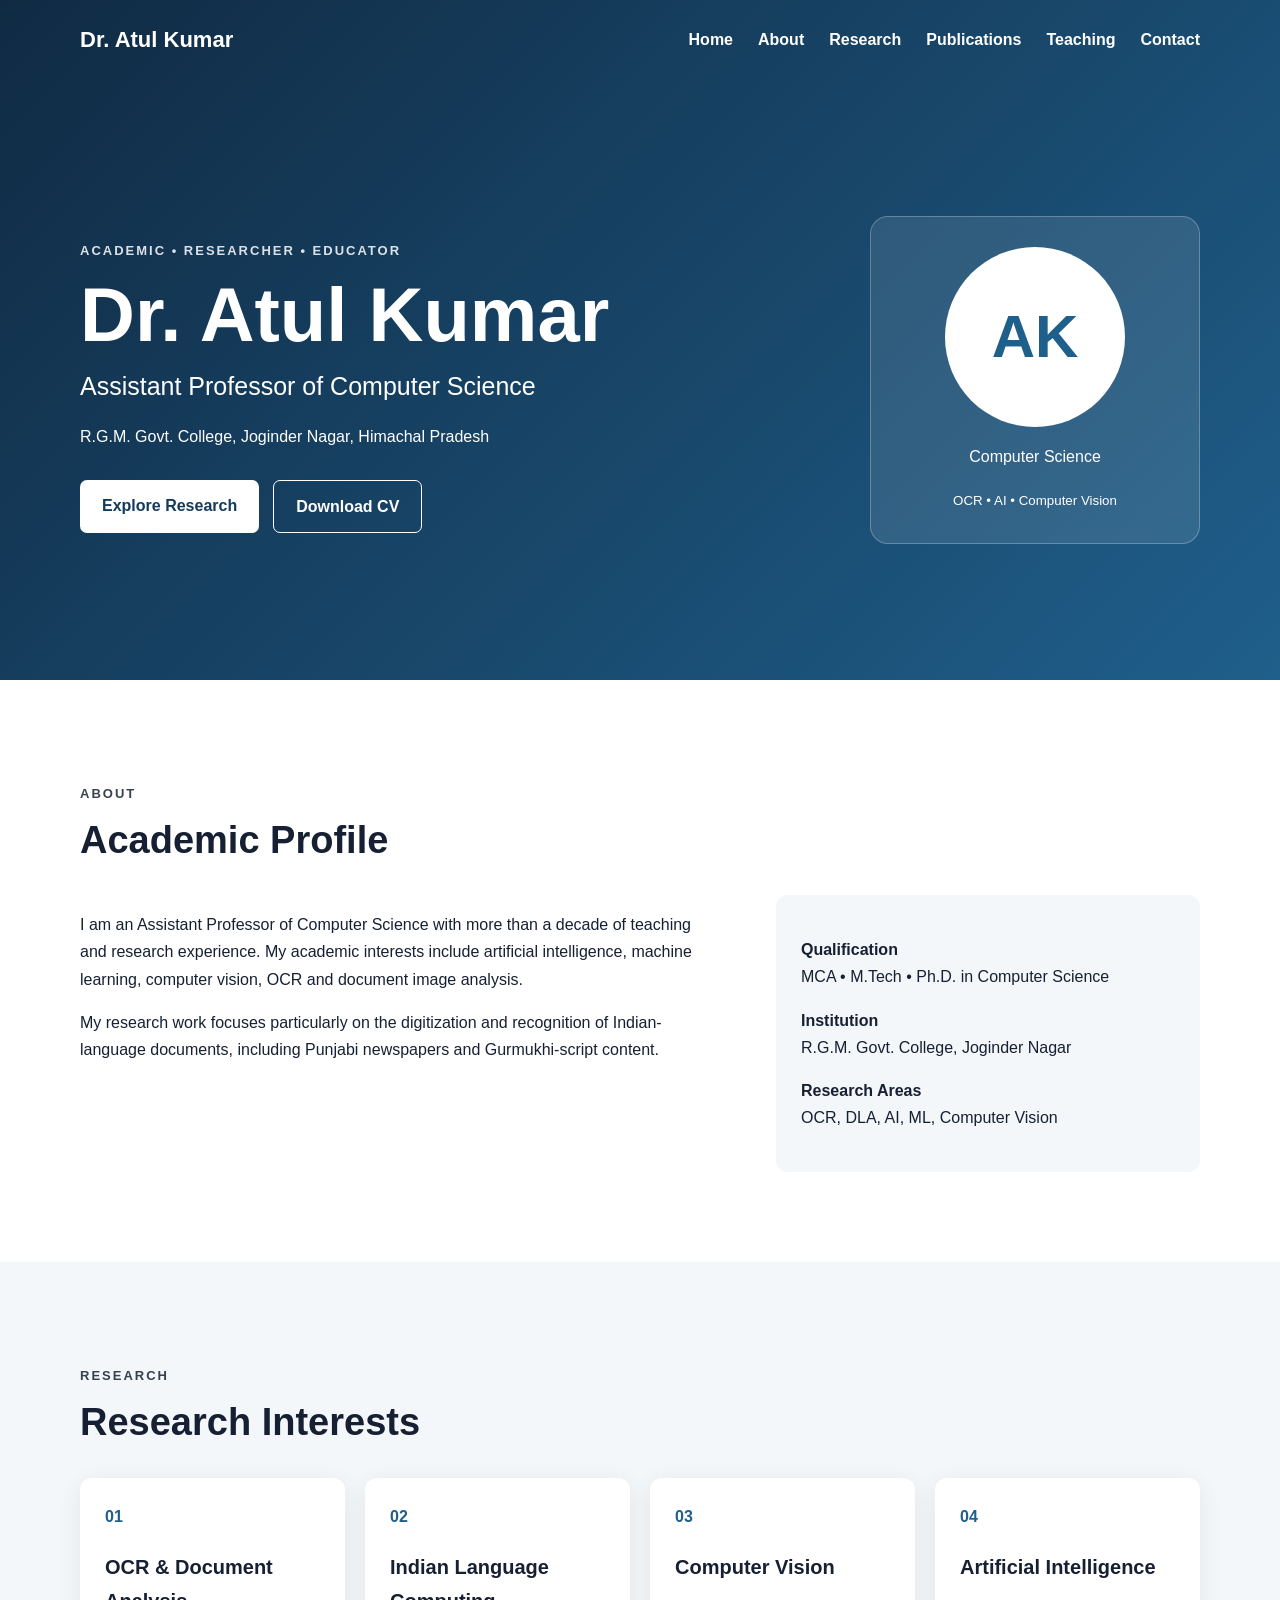
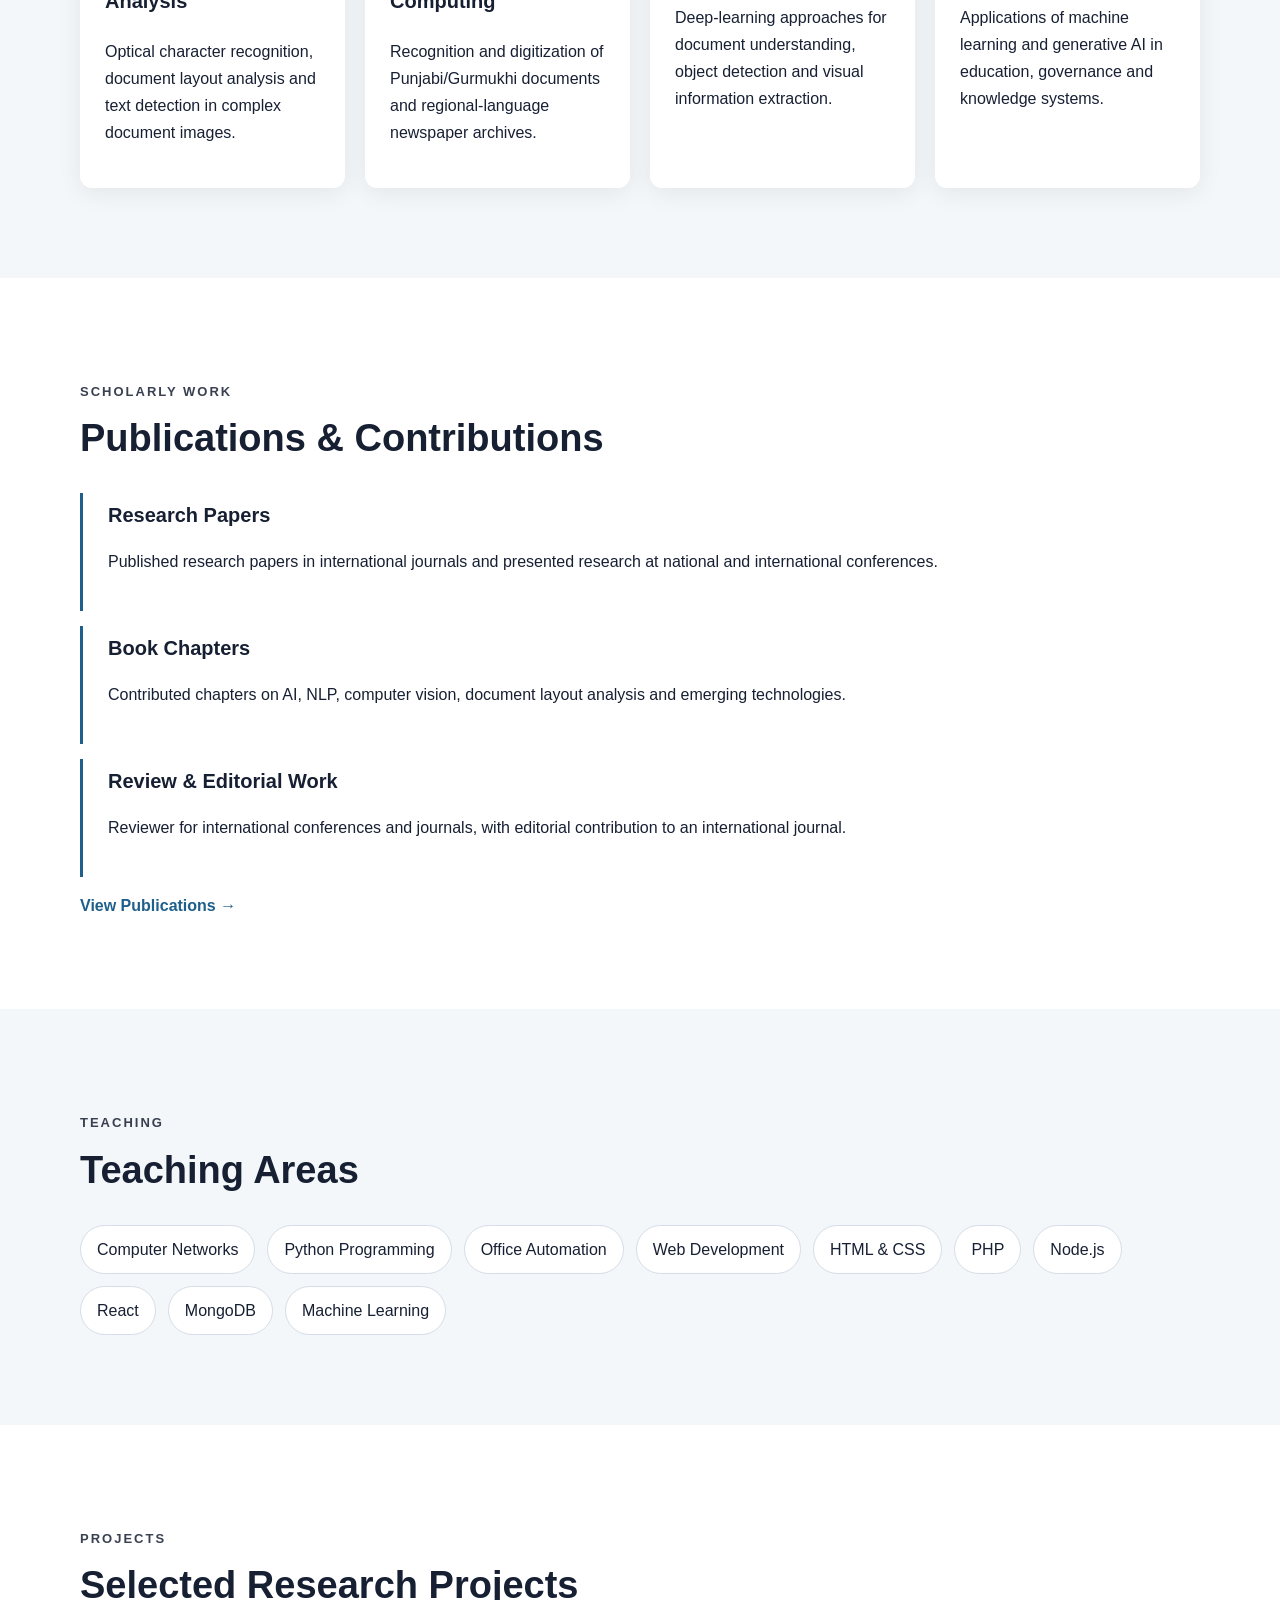
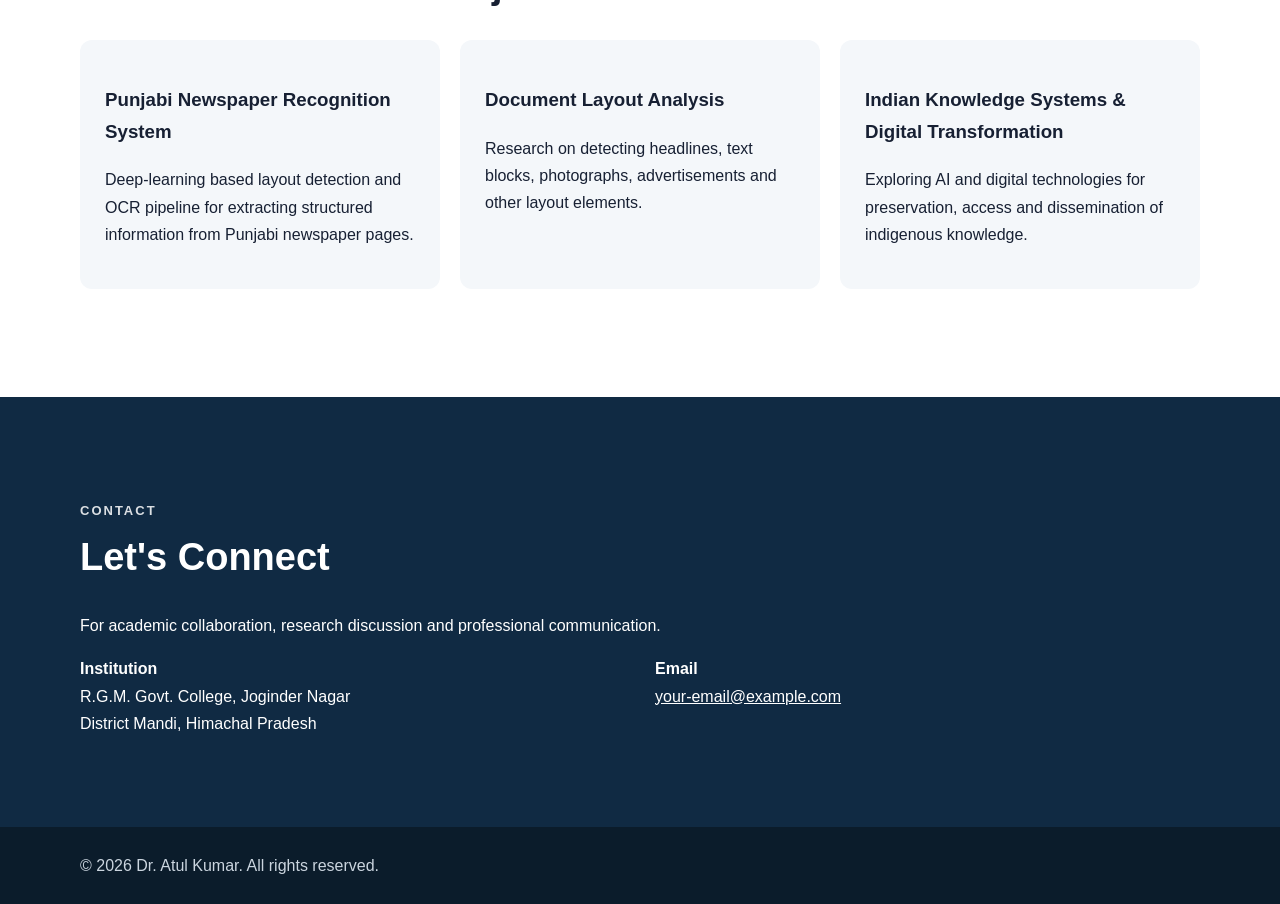
<file: index.html>
<!DOCTYPE html>
<html lang="en">
<head>
<meta charset="UTF-8">
<meta name="viewport" content="width=device-width, initial-scale=1.0">
<title>Dr. Atul Kumar | Computer Science</title>
<meta name="description" content="Professional academic website of Dr. Atul Kumar, Assistant Professor of Computer Science.">
<link rel="stylesheet" href="style.css">
</head>
<body>
<header class="hero">
  <nav class="nav container">
    <a class="logo" href="#home">Dr. Atul Kumar</a>
    <button class="menu" onclick="toggleMenu()">☰</button>
    <div id="navlinks" class="navlinks">
      <a href="#home">Home</a><a href="#about">About</a><a href="#research">Research</a>
      <a href="#publications">Publications</a><a href="#teaching">Teaching</a><a href="#contact">Contact</a>
    </div>
  </nav>
  <div id="home" class="hero-content container">
    <div>
      <p class="tag">ACADEMIC • RESEARCHER • EDUCATOR</p>
      <h1>Dr. Atul Kumar</h1>
      <h2>Assistant Professor of Computer Science</h2>
      <p>R.G.M. Govt. College, Joginder Nagar, Himachal Pradesh</p>
      <div class="buttons">
        <a class="btn primary" href="#research">Explore Research</a>
        <a class="btn outline" href="cv.pdf" download>Download CV</a>
      </div>
    </div>
    <div class="profile-card">
      <div class="profile-placeholder">AK</div>
      <p>Computer Science</p>
      <small>OCR • AI • Computer Vision</small>
    </div>
  </div>
</header>

<main>
<section id="about" class="section">
<div class="container">
  <p class="eyebrow">ABOUT</p><h2>Academic Profile</h2>
  <div class="grid two">
    <div>
      <p>I am an Assistant Professor of Computer Science with more than a decade of teaching and research experience. My academic interests include artificial intelligence, machine learning, computer vision, OCR and document image analysis.</p>
      <p>My research work focuses particularly on the digitization and recognition of Indian-language documents, including Punjabi newspapers and Gurmukhi-script content.</p>
    </div>
    <div class="info-box">
      <p><strong>Qualification</strong><br>MCA • M.Tech • Ph.D. in Computer Science</p>
      <p><strong>Institution</strong><br>R.G.M. Govt. College, Joginder Nagar</p>
      <p><strong>Research Areas</strong><br>OCR, DLA, AI, ML, Computer Vision</p>
    </div>
  </div>
</div>
</section>

<section id="research" class="section alt">
<div class="container">
  <p class="eyebrow">RESEARCH</p><h2>Research Interests</h2>
  <div class="cards">
    <article><span>01</span><h3>OCR & Document Analysis</h3><p>Optical character recognition, document layout analysis and text detection in complex document images.</p></article>
    <article><span>02</span><h3>Indian Language Computing</h3><p>Recognition and digitization of Punjabi/Gurmukhi documents and regional-language newspaper archives.</p></article>
    <article><span>03</span><h3>Computer Vision</h3><p>Deep-learning approaches for document understanding, object detection and visual information extraction.</p></article>
    <article><span>04</span><h3>Artificial Intelligence</h3><p>Applications of machine learning and generative AI in education, governance and knowledge systems.</p></article>
  </div>
</div>
</section>

<section id="publications" class="section">
<div class="container">
  <p class="eyebrow">SCHOLARLY WORK</p><h2>Publications & Contributions</h2>
  <div class="timeline">
    <div><b>Research Papers</b><p>Published research papers in international journals and presented research at national and international conferences.</p></div>
    <div><b>Book Chapters</b><p>Contributed chapters on AI, NLP, computer vision, document layout analysis and emerging technologies.</p></div>
    <div><b>Review & Editorial Work</b><p>Reviewer for international conferences and journals, with editorial contribution to an international journal.</p></div>
  </div>
  <a class="text-link" href="publications.html">View Publications →</a>
</div>
</section>

<section id="teaching" class="section alt">
<div class="container">
  <p class="eyebrow">TEACHING</p><h2>Teaching Areas</h2>
  <div class="chips">
    <span>Computer Networks</span><span>Python Programming</span><span>Office Automation</span>
    <span>Web Development</span><span>HTML & CSS</span><span>PHP</span><span>Node.js</span>
    <span>React</span><span>MongoDB</span><span>Machine Learning</span>
  </div>
</div>
</section>

<section class="section">
<div class="container">
  <p class="eyebrow">PROJECTS</p><h2>Selected Research Projects</h2>
  <div class="project">
    <div><h3>Punjabi Newspaper Recognition System</h3><p>Deep-learning based layout detection and OCR pipeline for extracting structured information from Punjabi newspaper pages.</p></div>
    <div><h3>Document Layout Analysis</h3><p>Research on detecting headlines, text blocks, photographs, advertisements and other layout elements.</p></div>
    <div><h3>Indian Knowledge Systems & Digital Transformation</h3><p>Exploring AI and digital technologies for preservation, access and dissemination of indigenous knowledge.</p></div>
  </div>
</div>
</section>

<section id="contact" class="section contact">
<div class="container">
  <p class="eyebrow">CONTACT</p><h2>Let's Connect</h2>
  <p>For academic collaboration, research discussion and professional communication.</p>
  <div class="contact-grid">
    <div><b>Institution</b><br>R.G.M. Govt. College, Joginder Nagar<br>District Mandi, Himachal Pradesh</div>
    <div><b>Email</b><br><a href="mailto:your-email@example.com">your-email@example.com</a></div>
  </div>
</div>
</section>
</main>

<footer><div class="container">© <span id="year"></span> Dr. Atul Kumar. All rights reserved.</div></footer>
<script>
function toggleMenu(){document.getElementById('navlinks').classList.toggle('show')}
document.getElementById('year').textContent=new Date().getFullYear();
</script>
</body>
</html>
</file>
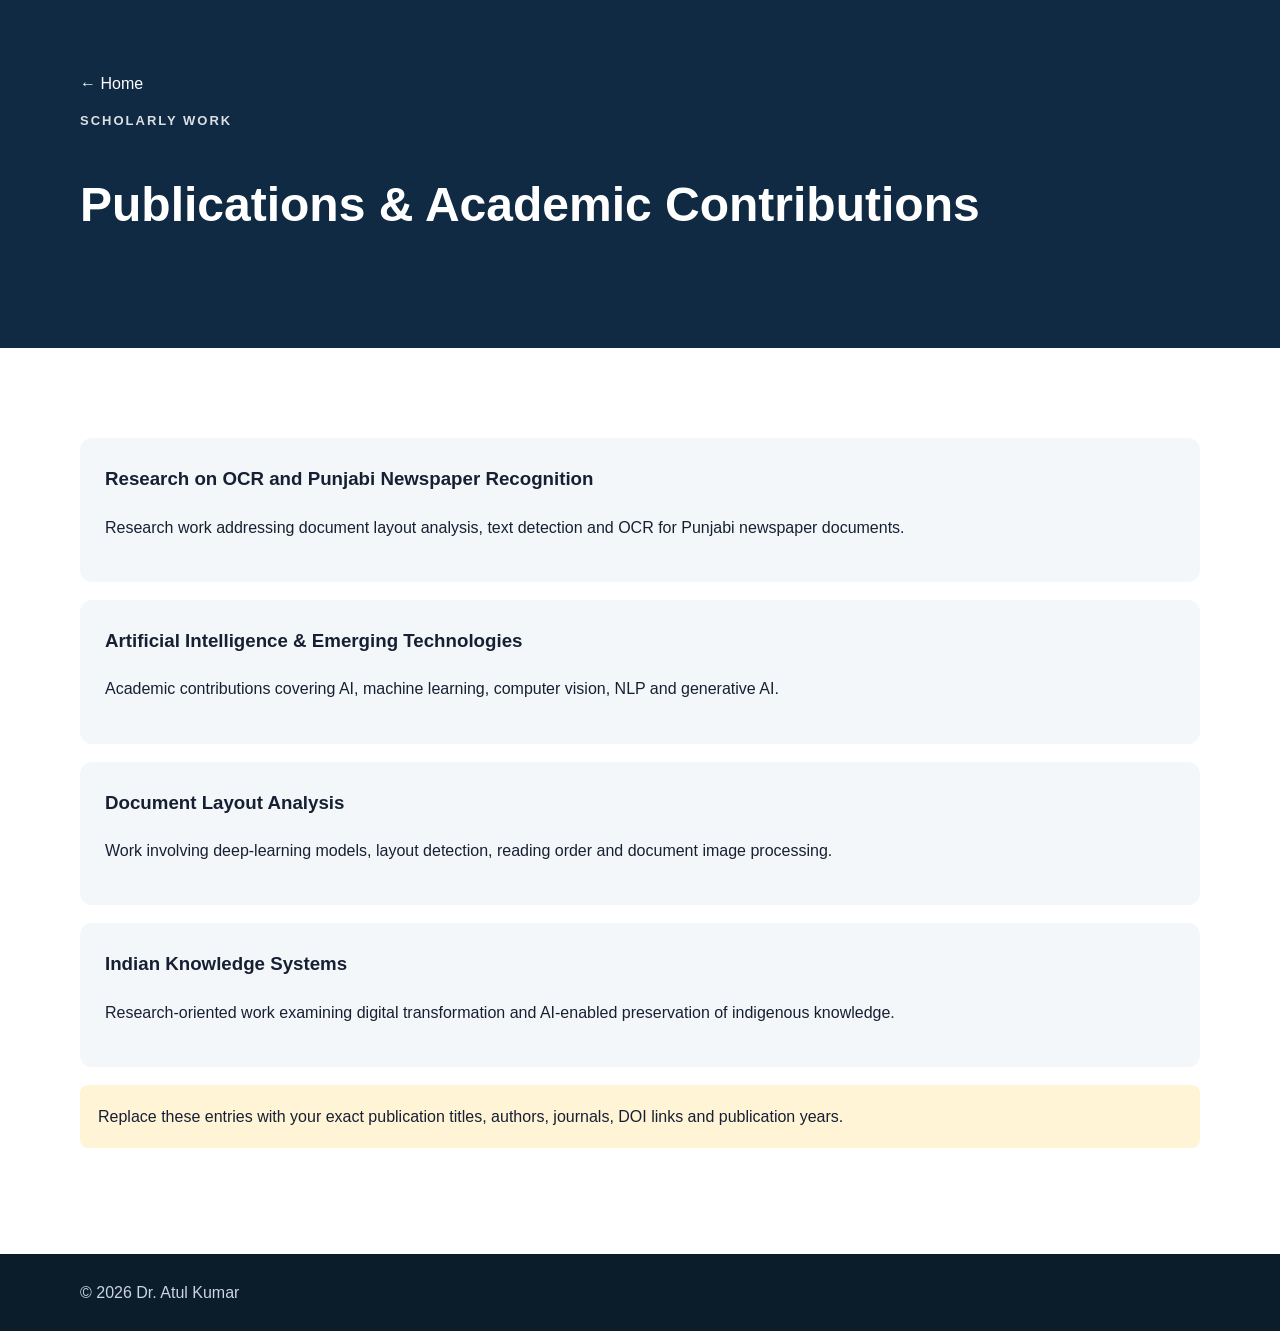
<file: publications.html>
<!DOCTYPE html>
<html lang="en"><head><meta charset="UTF-8"><meta name="viewport" content="width=device-width,initial-scale=1">
<title>Publications | Dr. Atul Kumar</title><link rel="stylesheet" href="style.css"></head>
<body>
<header class="subhero"><div class="container"><a class="back" href="index.html">← Home</a><p class="eyebrow">SCHOLARLY WORK</p><h1>Publications & Academic Contributions</h1></div></header>
<main class="section"><div class="container">
<div class="publication"><h3>Research on OCR and Punjabi Newspaper Recognition</h3><p>Research work addressing document layout analysis, text detection and OCR for Punjabi newspaper documents.</p></div>
<div class="publication"><h3>Artificial Intelligence & Emerging Technologies</h3><p>Academic contributions covering AI, machine learning, computer vision, NLP and generative AI.</p></div>
<div class="publication"><h3>Document Layout Analysis</h3><p>Work involving deep-learning models, layout detection, reading order and document image processing.</p></div>
<div class="publication"><h3>Indian Knowledge Systems</h3><p>Research-oriented work examining digital transformation and AI-enabled preservation of indigenous knowledge.</p></div>
<p class="note">Replace these entries with your exact publication titles, authors, journals, DOI links and publication years.</p>
</div></main>
<footer><div class="container">© <span id="year"></span> Dr. Atul Kumar</div></footer>
<script>document.getElementById('year').textContent=new Date().getFullYear();</script>
</body></html>
</file>
<file: style.css>
*{box-sizing:border-box}html{scroll-behavior:smooth}body{margin:0;font-family:Inter,Segoe UI,Arial,sans-serif;color:#172033;background:#fff;line-height:1.7}.container{width:min(1120px,92%);margin:auto}.hero{background:linear-gradient(135deg,#102a43,#1f5f8b);color:#fff;min-height:680px}.nav{height:80px;display:flex;align-items:center;justify-content:space-between}.logo{font-size:22px;font-weight:800;color:#fff;text-decoration:none}.navlinks{display:flex;gap:25px}.navlinks a{color:#fff;text-decoration:none;font-weight:600}.menu{display:none;background:none;border:0;color:white;font-size:28px}.hero-content{min-height:600px;display:grid;grid-template-columns:1fr 330px;align-items:center;gap:60px}.tag,.eyebrow{letter-spacing:2px;font-size:13px;font-weight:800;opacity:.85}.hero h1{font-size:clamp(42px,7vw,76px);line-height:1.05;margin:10px 0}.hero h2{font-size:25px;font-weight:500;margin:0 0 15px}.buttons{display:flex;gap:14px;margin-top:30px}.btn{padding:12px 22px;border-radius:7px;text-decoration:none;font-weight:700}.primary{background:#fff;color:#123b5d}.outline{border:1px solid #fff;color:#fff}.profile-card{background:rgba(255,255,255,.1);border:1px solid rgba(255,255,255,.25);padding:30px;text-align:center;border-radius:18px}.profile-placeholder{width:180px;height:180px;margin:auto;border-radius:50%;display:grid;place-items:center;background:#fff;color:#1f5f8b;font-size:60px;font-weight:800}.section{padding:90px 0}.alt{background:#f4f7fa}.section h2{font-size:38px;line-height:1.2;margin-top:0}.grid.two{display:grid;grid-template-columns:1.5fr 1fr;gap:60px}.info-box{background:#f4f7fa;padding:25px;border-radius:12px}.cards{display:grid;grid-template-columns:repeat(4,1fr);gap:20px}.cards article{background:#fff;padding:25px;border-radius:12px;box-shadow:0 5px 25px rgba(0,0,0,.07)}.cards span{font-weight:800;color:#1f5f8b}.cards h3{font-size:20px}.timeline>div{border-left:3px solid #1f5f8b;padding:5px 0 20px 25px;margin:15px 0}.timeline b{font-size:20px}.text-link{font-weight:800;color:#1f5f8b;text-decoration:none}.chips{display:flex;flex-wrap:wrap;gap:12px}.chips span{padding:10px 16px;border:1px solid #d5dde6;border-radius:30px;background:#fff}.project{display:grid;grid-template-columns:repeat(3,1fr);gap:20px}.project>div,.publication{padding:25px;background:#f4f7fa;border-radius:12px;margin-bottom:18px}.contact{background:#102a43;color:#fff}.contact-grid{display:grid;grid-template-columns:1fr 1fr;gap:30px}.contact a{color:#fff}footer{background:#0b1c2b;color:#cbd5df;padding:25px}.subhero{background:#102a43;color:#fff;padding:70px 0}.subhero h1{font-size:48px}.back{color:#fff;text-decoration:none}.note{padding:18px;background:#fff4d6;border-radius:8px}.publication h3{margin-top:0}@media(max-width:800px){.menu{display:block}.navlinks{display:none;position:absolute;top:70px;left:4%;right:4%;background:#0b2239;padding:20px;flex-direction:column}.navlinks.show{display:flex}.hero-content,.grid.two,.contact-grid{grid-template-columns:1fr}.profile-card{max-width:280px;margin:auto}.cards,.project{grid-template-columns:1fr 1fr}.hero{min-height:auto}.hero-content{padding:70px 0}.section{padding:65px 0}}@media(max-width:520px){.cards,.project{grid-template-columns:1fr}.hero h1{font-size:48px}.subhero h1{font-size:36px}.buttons{flex-direction:column}.btn{text-align:center}}
</file>
